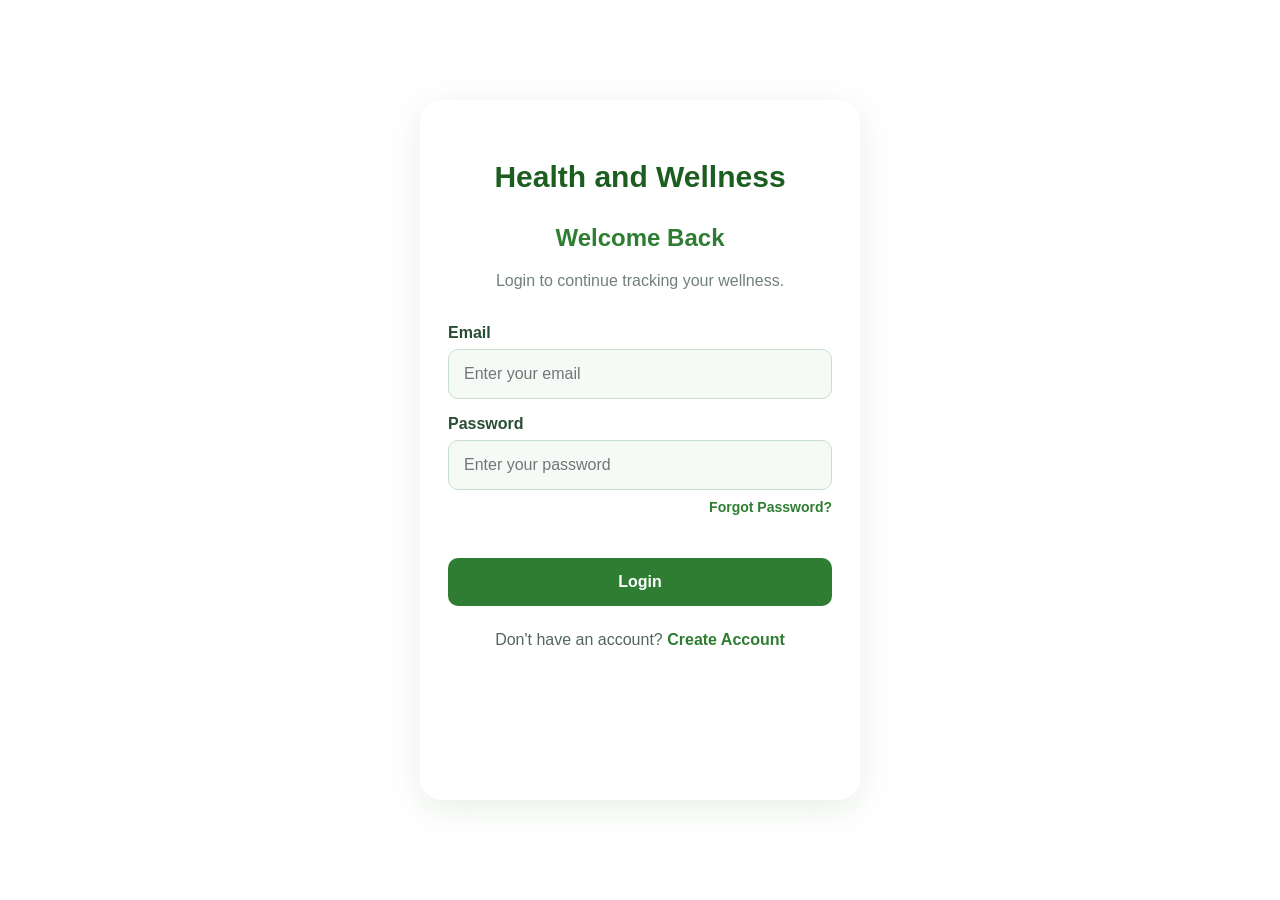
<file: index.html>
<!DOCTYPE html>
<html lang="en">

<head>

    <meta charset="UTF-8">

    <!-- Makes the website fit correctly on phones -->
    <meta name="viewport"
          content="width=device-width, initial-scale=1.0">

    <title>Health and Wellness Tracker</title>

    <!-- Connect our CSS file -->
    <link rel="stylesheet" href="/style.css">

</head>


<body>

    <!-- Main mobile-style application -->
    <div class="app-container">

        <h1>Health and Wellness</h1>

        <h2>Welcome Back</h2>

        <p class="subtitle">
            Login to continue tracking your wellness.
        </p>


        <!-- Login form -->
        <form action="/login" method="POST">

            <!-- Email -->
            <label for="email">
                Email
            </label>

            <input
                type="email"
                id="email"
                name="email"
                placeholder="Enter your email"
                required
            >


            <!-- Password -->
            <label for="password">
                Password
            </label>

            <input
                type="password"
                id="password"
                name="password"
                placeholder="Enter your password"
                required
            >
			
			<!-- Forgot Password link -->
			<div class="forgot-password">
			    <a href="/forgot-password">
			        Forgot Password?
			    </a>
			</div>


            <!-- Login button -->
            <button type="submit">
                Login
            </button>

        </form>
		<!-- This message only appears
             when the login is incorrect -->
        <p
            id="loginError"
            class="error-message"
        >
            Incorrect email or password.
        </p>


        <!-- This appears after creating an account -->
        <p
            id="accountCreated"
            class="success-message"
        >
            Account created successfully. You can now login.
        </p>


        <!-- Link to registration page -->
        <p class="bottom-text">

            Don't have an account?

            <a href="/register">
                Create Account
            </a>

        </p>

    </div>


    <!-- Connect our JavaScript file -->
    <script src="/script.js"></script>

</body>

</html>
</file>
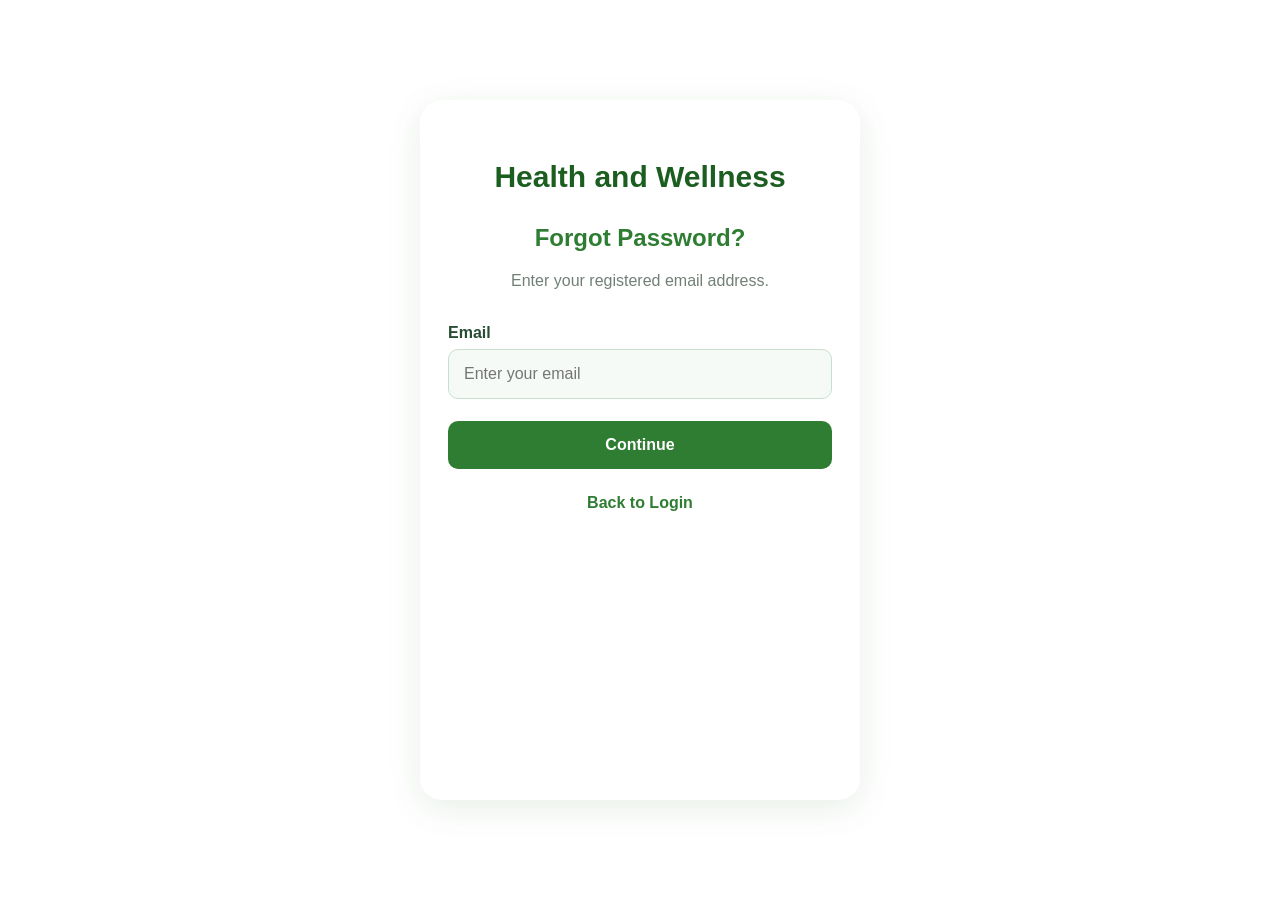
<file: forgot_password.html>
<!DOCTYPE html>
<html lang="en">
<head>
    <meta charset="UTF-8">
    <meta name="viewport"
          content="width=device-width, initial-scale=1.0">
    <title>LifeTrack - Forgot Password</title>
    <link rel="stylesheet" href="/style.css">
</head>

<body>
    <div class="app-container">

        <h1>Health and Wellness</h1>
        <h2>Forgot Password?</h2>

        <p class="subtitle">
            Enter your registered email address.
        </p>

        <form action="/forgot-password" method="POST">

            <label for="email">Email</label>

            <input
                type="email"
                id="email"
                name="email"
                placeholder="Enter your email"
                required
            >

            <button type="submit">
                Continue
            </button>

        </form>

        <p class="bottom-text">
            <a href="/">Back to Login</a>
        </p>

    </div>
</body>
</html>
</file>
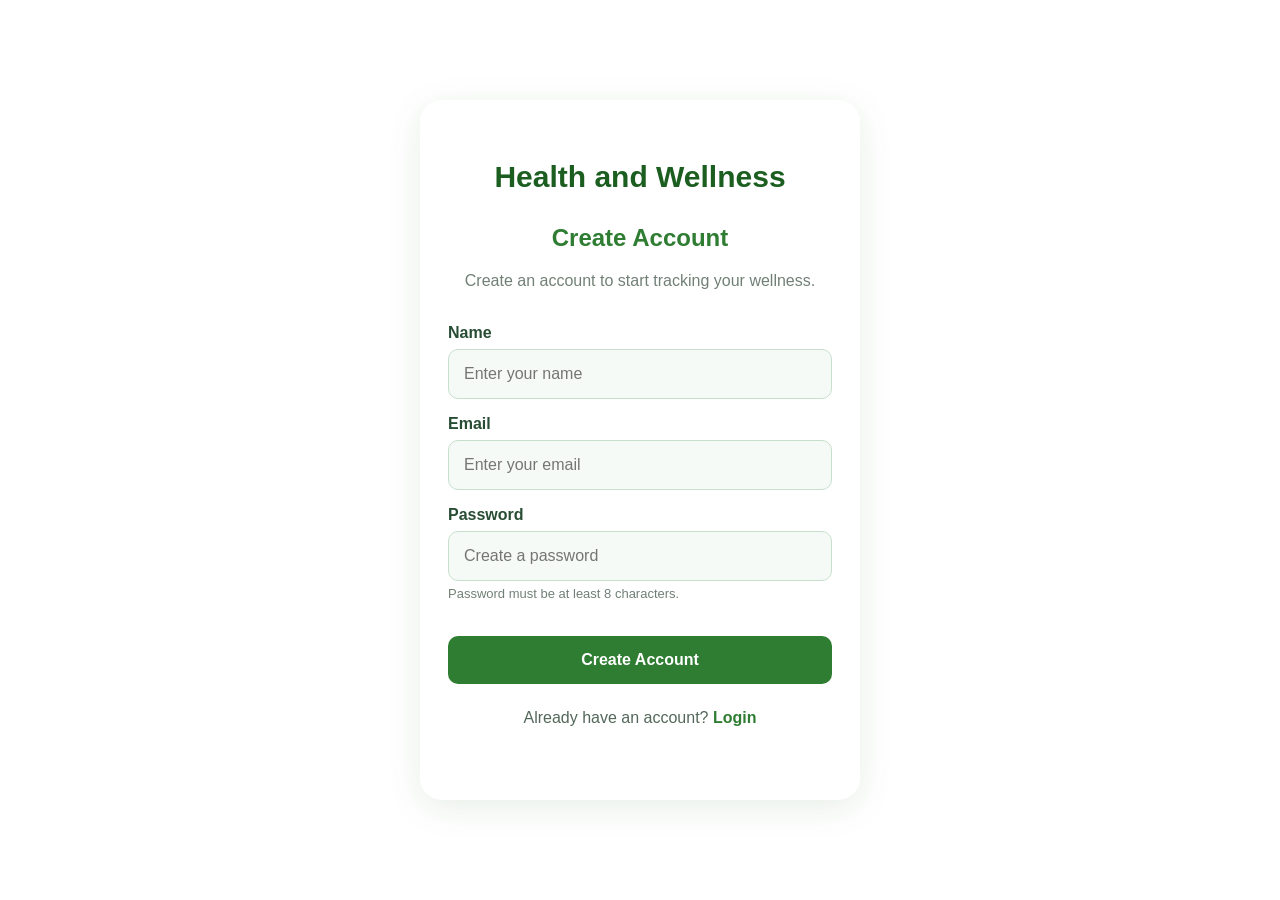
<file: register.html>
<!DOCTYPE html>
<html lang="en">

<head>

    <meta charset="UTF-8">

    <!-- Makes the page mobile friendly -->
    <meta name="viewport"
          content="width=device-width, initial-scale=1.0">

    <title>Create Account</title>

    <!-- Connect our CSS -->
    <link rel="stylesheet" href="/style.css">

</head>


<body>

    <div class="app-container">

        <h1>Health and Wellness</h1>

        <h2>Create Account</h2>

        <p class="subtitle">
            Create an account to start tracking your wellness.
        </p>


        <!-- Registration form -->
        <form action="/create-account" method="POST">

            <!-- Name -->
            <label for="name">
                Name
            </label>

            <input
                type="text"
                id="name"
                name="name"
                placeholder="Enter your name"
                required
            >


            <!-- Email -->
            <label for="email">
                Email
            </label>

            <input
                type="email"
                id="email"
                name="email"
                placeholder="Enter your email"
                required
            >


			<!-- Password -->
			<label for="password">
				Password
			</label>

			<input
				type="password"
				id="password"
				name="password"
				placeholder="Create a password"
				required
			>

			<!-- Tell the user the password requirement -->
			<p class="password-info">
				Password must be at least 8 characters.
			</p>


            <!-- Create account button -->
            <button type="submit">
                Create Account
            </button>

        </form>


        <!-- Error if the email already exists -->
        <p
            id="emailError"
            class="error-message"
        >
            An account with this email already exists.
        </p>


        <!-- Return to login -->
        <p class="bottom-text">

            Already have an account?

            <a href="/">
                Login
            </a>

        </p>

    </div>


    <script src="/script.js"></script>

</body>

</html>
</file>
<file: style.css>
* {
    box-sizing: border-box;
}


/* Whole page */
body {
    margin: 0;

    font-family: Arial, sans-serif;

    background-color: linear-gradient(
        135deg,
        #e8f5e9,
        #f5faf6
    );

   
    display: flex;
    justify-content: center;
    align-items: center;

    min-height: 100vh;
}


/* Main application container */
.app-container {
    width: 100%;
    max-width: 440px;

    min-height: 100vh;

    background-color: #ffffff;

    padding: 40px 28px;

    text-align: center;
}


/* Main page title */
h1 {
    color: #1b5e20;
    font-size: 30px;
    margin-bottom: 12px;
}


/* Second page title */
h2 {
    color: #2e7d32;
    margin-top: 30px;
    margin-bottom: 12px;
}


/* Text below page titles */
.subtitle {
    color: #718076;
    line-height: 1.6;
    margin-bottom: 30px;
}


/* Form labels */
label {
    display: block;

    text-align: left;

    margin-top: 16px;
    margin-bottom: 7px;

    color: #284d34;
    font-weight: bold;
}


/* Form input boxes */
input {
    width: 100%;

    padding: 15px;

    border: 1px solid #c8dfce;
    border-radius: 10px;

    background-color: #f5faf6;
    color: #243b2b;

    font-size: 16px;
    transition: 0.2s;
}

/* Input focus */
input:focus {
    outline: none;
    border-color: #43a047;

    box-shadow: 
        0 0 0 3px rgba(67, 160, 71, 0.12);
}


/* Buttons */
button {
    width: 100%;

    padding: 15px;

    margin-top: 22px;

    border: none;
    border-radius: 10px;

    background-color: #2e7d32;
    color: white;

    font-size: 16px;
    font-weight: bold;

    cursor: pointer;
    transition: 0.2s;
}

/* Button hover */
button:hover {
    background-color: #1b5e20;
    transform: translateY(-1px);
}

/* Bottom text */
.bottom-text {
    margin-top: 25px;
    color: #53675a;
}


/* Links */
a {
    color: #2e7d32;
    text-decoration: none;
    font-weight: bold;
}

/* Link hover */
a:hover {
    color: #1b5e20;
    text-decoration: underline;
}


/* Dashboard cards */
.dashboard-card {
    text-align: left;

    background-color: #f7fbf8;

    border: 1px solid #d5e9da;
    border-radius: 14px;

    padding: 20px;
    margin-top: 16px;

    box-shadow:
        0 3px 10px rgba(46, 125, 50, 0.04);

    transition: 0.2s;
}

.dashboard-card:hover {
    border-color: #81c784;
    background-color: #edf7ef;
    transform: translateY(-2px);
}

/* Dashboard card titles */
.dashboard-card h3 {
    color: #1b5e20;
    margin-top: 0;
    margin-bottom: 12px;
}

.dashboard-card p {
    color: #617268;
    line-height: 1.5;
}

.dashboard-card a {
    display: inline-block;
    margin-top: 5px;

    color: #2e7d32;
    font-weight: bold;
}

/* Password requirement text */
.password-info {
    text-align: left;
    color: #718076;
    font-size: 13px;
    margin-top: 5px;
}

/* Profile information box */
.profile-card {
    text-align: left;

    background-color: #f7fbf8;

    border: 1px solid #d5e9da;
    border-radius: 14px;

    padding: 22px;

    margin-top: 25px;
    margin-bottom: 25px;
}


/* Profile labels */
.profile-card label {
    color: #1b5e20;
    font-weight: bold;

    margin-top: 12px;
}


/* Profile information */
.profile-card p {
    margin-top: 6px;
    margin-bottom: 20px;

    color: #52685a;
}


/* Error messages */
.error-message {
    display: none;

    color: #c62828;

    font-size: 14px;

    margin-top: 15px;
}


/* Successful account message */
.success-message {
    display: none;

    color: #2e7d32;

    font-size: 14px;

    margin-top: 15px;
}

/* ===================================
   TRACKING PAGES
=================================== */

/* Saved entries */
.tracking-entry {
    background-color: #f7fbf8;

    border: 1px solid #d5e9da;
    border-radius: 12px;

    padding: 16px;
    margin: 12px 0;
    text-align: left;
}

/* Entry names */
.tracking-entry strong {
    display: block;

    color: #1b5e20;
    font-size: 16px;
    margin-bottom: 6px;
}

/* Entry information */
.tracking-entry p {
    margin: 6px 0;
    color: #52685a;
}

/* Entry dates */
.tracking-entry small {
    color: #7b8d80;
    font-size: 12px;
}

/* Tracking error */
.tracking-error {
    color: #c62828;
    margin-bottom: 12px;
}

/* Tracking success */
.tracking-success {
    color: #2e7d32;
    background-color: #e8f5e9;

    border-radius: 8px;
    padding: 12px;
    margin-bottom: 15px;
}

/* Back to dashboard */
.back-link {
    display: inline-block;
    margin-top: 25px;

    color: #2e7d32;
    font-weight: bold;
}

.back-link:hover {
    color: #1b5e20;
    text-decoration: underline;
}

/* ===================================
   NEW DESKTOP DASHBOARD
=================================== */

/* Dashboard body */
body.dashboard-page {
    display: block;
    background: #f3f8f4;
    min-height: 100vh;
}

/* Main dashboard layout */
.dashboard-layout {
    display: flex;
    width: 100%;
    min-height: 100vh;
}

/* ===================================
   SIDEBAR
=================================== */

.sidebar {
    width: 250px;
    min-width: 250px;

    background-color: #174f3b;
    color: white;

    padding: 35px 22px;

    display: flex;
    flex-direction: column;
}

/* LifeTrack logo */
.sidebar-logo {
    color: white;
    font-size: 28px;
    margin: 0;
}

/* Sidebar subtitle */
.sidebar-subtitle {
    color: #b8dcc6;
    font-size: 13px;

    margin-top: 8px;
    margin-bottom: 40px;
}

/* Sidebar navigation */
.sidebar-nav {
    display: flex;
    flex-direction: column;
    gap: 10px;
}

/* Sidebar links */
.sidebar-nav a {
    display: block;

    color: #e0f2e5;
    text-decoration: none;

    padding: 14px 16px;
    border-radius: 10px;

    font-size: 15px;
    font-weight: 500;

    transition: 0.2s;
}

/* Active navigation */
.sidebar-nav a.active {
    background-color: #2e7d55;
    color: white;
}

/* Sidebar hover */
.sidebar-nav a:hover {
    background-color: #286b4d;
    color: white;
}

/* Logout */
.sidebar-logout {
    margin-top: auto;

    color: #e0f2e5;
    text-decoration: none;

    padding: 14px 16px;
    border-radius: 10px;
}

/* Logout hover */
.sidebar-logout:hover {
    background-color: #286b4d;
    color: white;
}

/* ===================================
   MAIN DASHBOARD CONTENT
=================================== */

.dashboard-main {
    flex: 1;
    min-width: 0;

    max-width: 1400px;
    margin: 0 auto;

    padding: 45px 55px;
}

/* Dashboard header */
.dashboard-header {
    display: flex;
    justify-content: space-between;
    align-items: center;
    gap: 20px;
}

/* Small section label */
.section-label {
    color: #39825b;
    font-size: 12px;
    font-weight: bold;
    letter-spacing: 2px;
}

/* Welcome title */
.dashboard-header h1 {
    color: #174f3b;
    font-size: 32px;
    margin-top: 10px;
}

/* Profile button */
.profile-button {
    display: inline-block;

    background-color: white;
    color: #174f3b;

    padding: 12px 20px;
    border-radius: 10px;

    border: 1px solid #d5e9da;

    white-space: nowrap;
    text-decoration: none;
}

.profile-button:hover {
    background-color: #e8f5e9;
    text-decoration: none;
}

/* ===================================
   WELCOME BANNER
=================================== */

.welcome-banner {
    background: linear-gradient(
        120deg,
        #d9f0df,
        #edf8ef
    );

    padding: 30px;
    border-radius: 18px;

    margin-top: 25px;
    margin-bottom: 35px;
}

.welcome-banner h2 {
    color: #174f3b;
    margin-top: 0;
}

.welcome-banner p {
    color: #52715d;
    line-height: 1.6;
}

/* ===================================
   DAILY TRACKING CARDS
=================================== */

/* Tracking section heading */
.section-heading {
    color: #174f3b;
    margin-bottom: 20px;
}

/* Tracking card grid */
.tracking-grid {
    display: grid;

    grid-template-columns:
        repeat(2, minmax(0, 1fr));

    gap: 22px;
}

/* Individual cards */
.dashboard-main .dashboard-card {
    background-color: white;

    border: 1px solid #dce9df;
    border-radius: 16px;

    padding: 28px;
    margin: 0;

    box-shadow:
        0 4px 16px rgba(23, 79, 59, 0.04);

    transition: 0.2s;
}

/* Card hover */
.dashboard-main .dashboard-card:hover {
    border-color: #81c784;
    background-color: #f7fbf8;

    transform: translateY(-3px);
}

/* Card headings */
.dashboard-main .dashboard-card h3 {
    color: #174f3b;
    font-size: 20px;
    margin-bottom: 12px;
}

/* Card descriptions */
.dashboard-main .dashboard-card p {
    color: #6c8072;
    line-height: 1.6;
}

/* Tracking links */
.dashboard-main .dashboard-card a {
    display: inline-block;

    color: #287a4b;
    font-weight: bold;

    margin-top: 15px;
}

/* ===================================
   DASHBOARD FOOTER
=================================== */

.dashboard-footer {
    margin-top: 40px;
    padding-top: 20px;

    border-top: 1px solid #dce9df;

    text-align: center;

    color: #7b8d80;
    font-size: 13px;
}

/* ===================================
   RESPONSIVE DESIGN
=================================== */

/* Original app on desktop */
@media (min-width: 600px) {

    .app-container {
        min-height: 700px;

        margin: 25px 0;
        border-radius: 22px;

        box-shadow:
            0 8px 35px rgba(27, 94, 32, 0.10);
    }

}

/* Tablet screens */
@media (max-width: 900px) {

    .sidebar {
        width: 200px;
        min-width: 200px;
    }

    .dashboard-main {
        padding: 30px;
    }

}

/* Mobile screens */
@media (max-width: 650px) {

    .dashboard-layout {
        flex-direction: column;
    }

    .sidebar {
        width: 100%;
        min-width: 0;
        padding: 20px;
    }

    .sidebar-subtitle {
        margin-bottom: 15px;
    }

    .sidebar-nav {
        flex-direction: row;
        flex-wrap: wrap;
        gap: 5px;
    }

    .sidebar-nav a {
        padding: 10px;
        font-size: 13px;
    }

    .sidebar-logout {
        margin-top: 15px;
    }

    .dashboard-main {
        padding: 25px 18px;
    }

    .dashboard-header {
        flex-direction: column;
        align-items: flex-start;
    }

    .dashboard-header h1 {
        font-size: 26px;
    }

    .tracking-grid {
        grid-template-columns: 1fr;
    }

}

/* THREE-DOT MENU */

.entry-with-menu {
    display: flex;
    justify-content: space-between;
    align-items: flex-start;
    gap: 15px;
}

.entry-menu {
    position: relative;
    flex-shrink: 0;
}

.entry-menu summary {
    list-style: none;
    cursor: pointer;
    font-size: 25px;
    color: #174f3b;
    padding: 0 10px;
    border-radius: 8px;
}

.entry-menu summary::-webkit-details-marker {
    display: none;
}

.entry-menu summary:hover {
    background-color: #e5f1e9;
}

.entry-menu-dropdown {
    position: absolute;
    right: 0;
    top: 100%;
    z-index: 10;
    min-width: 110px;
    padding: 6px;
    background: white;
    border: 1px solid #dce9df;
    border-radius: 10px;
    box-shadow: 0 4px 14px rgba(0, 0, 0, 0.1);
}

.entry-menu-dropdown form {
    margin: 0;
}

.tracking-panel .menu-delete {
    width: 100%;
    max-width: none;
    background: white;
    color: #c62828;
    border: none;
    padding: 10px;
    text-align: left;
    cursor: pointer;
    font-size: 14px;
    border-radius: 6px;
}

.tracking-panel .menu-delete:hover {
    background-color: #fff0f0;
}

.forgot-password {
    text-align: right;
    margin-top: 8px;
    margin-bottom: 20px;
}

.forgot-password a {
    color: #2e7d32;
    font-size: 14px;
    font-weight: 600;
    text-decoration: none;
}

.forgot-password a:hover {
    text-decoration: underline;
}
</file>
